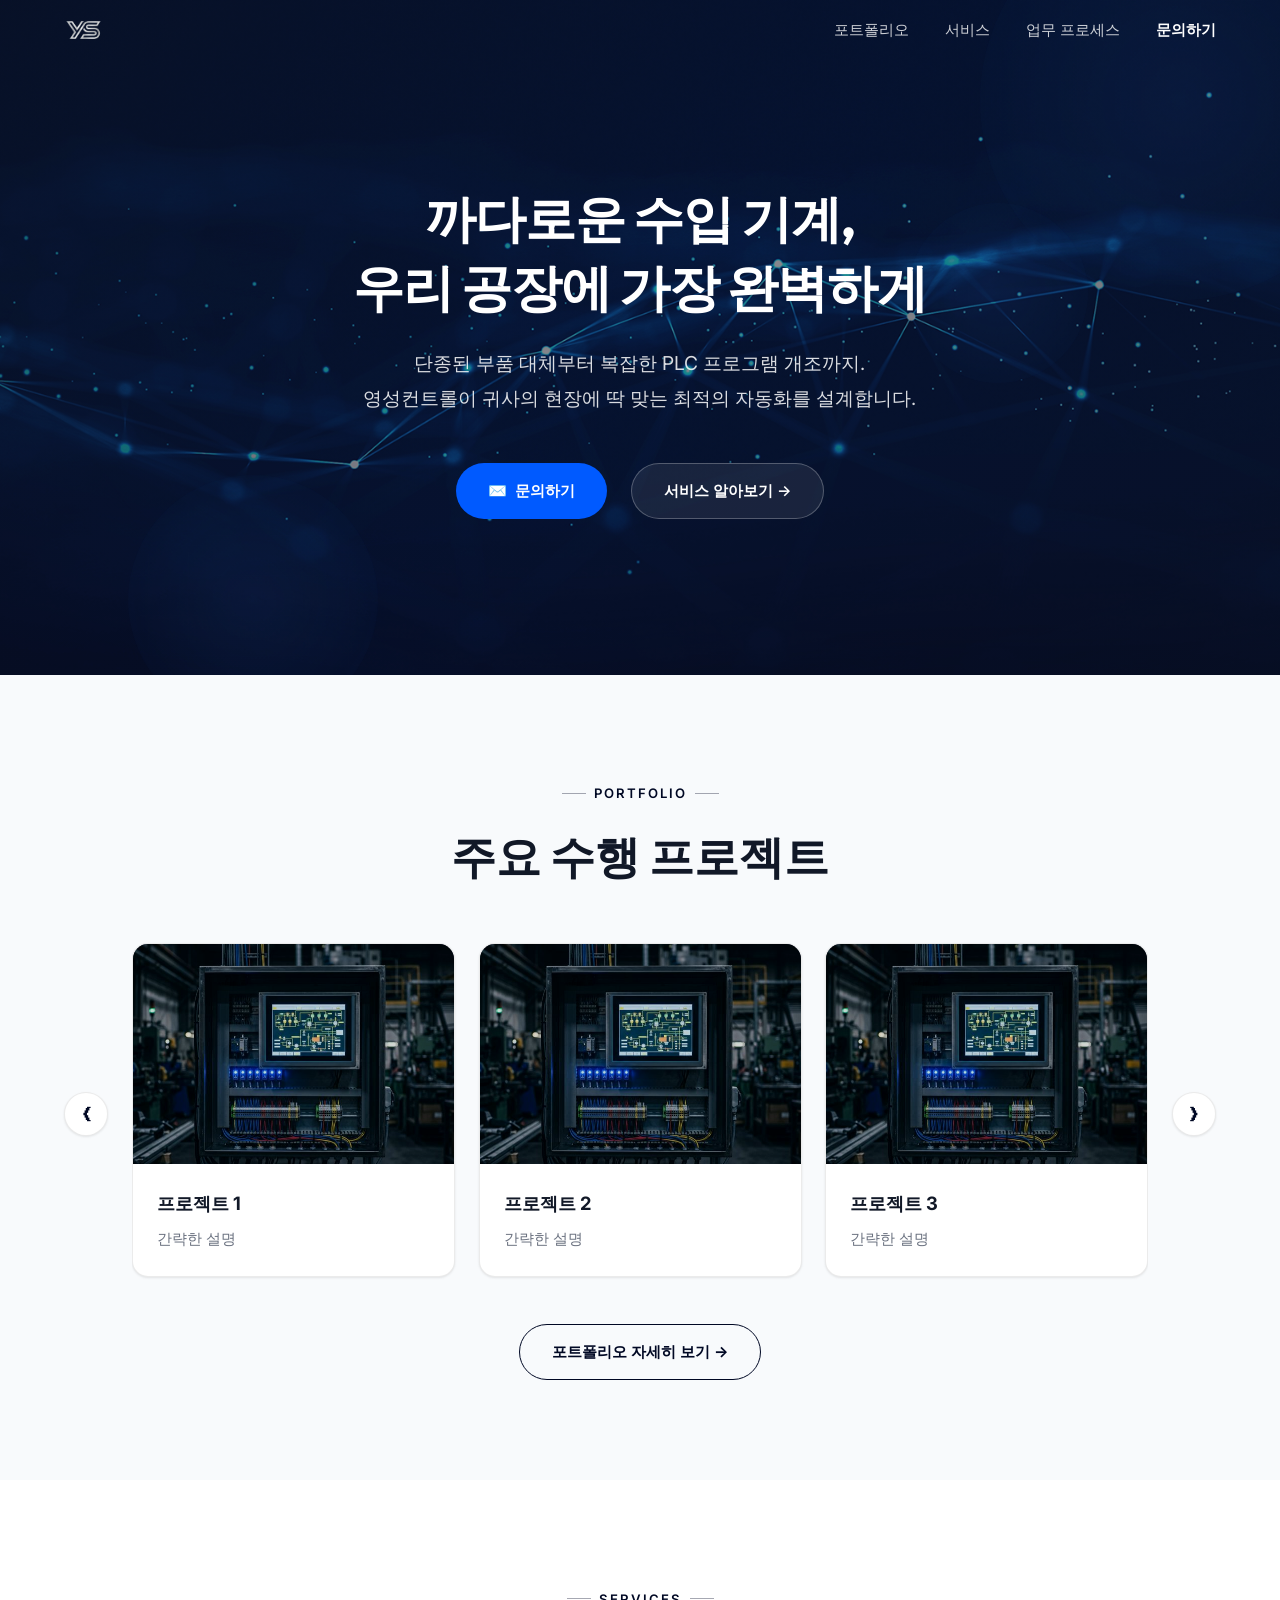
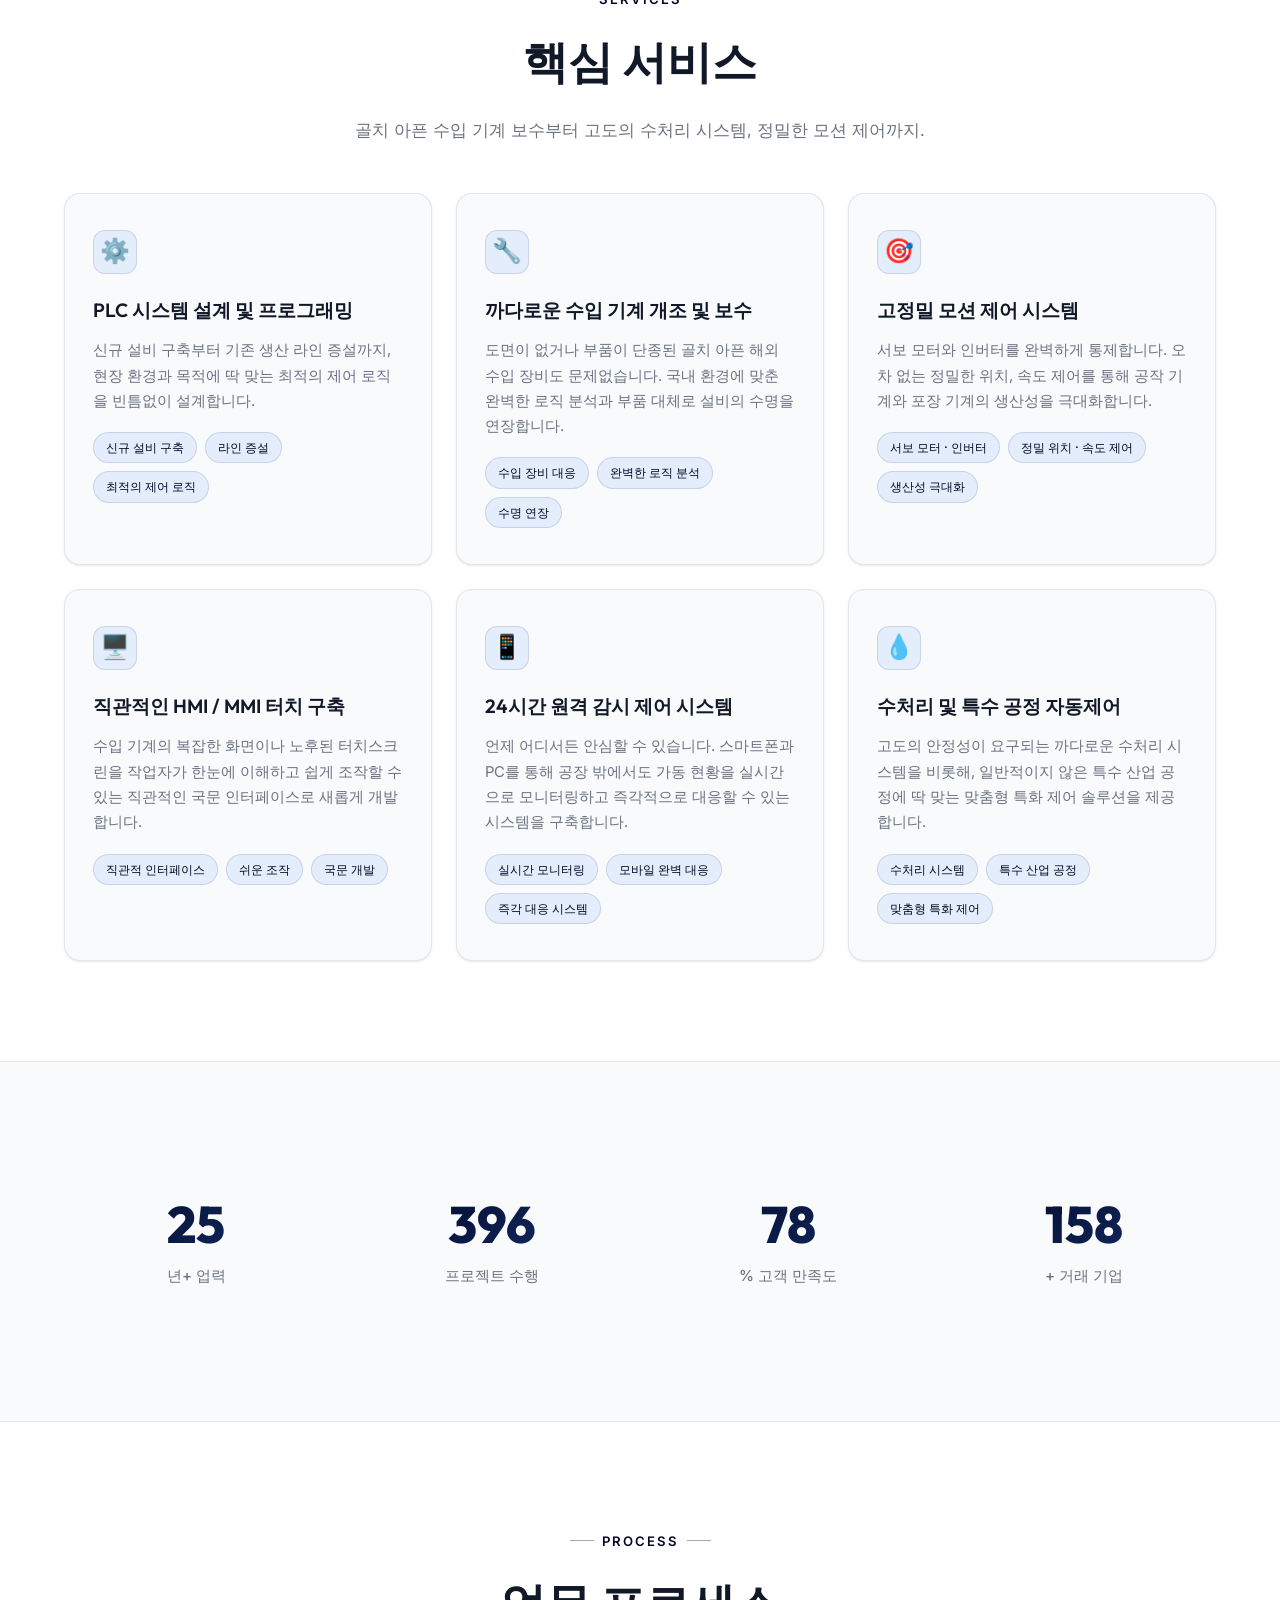
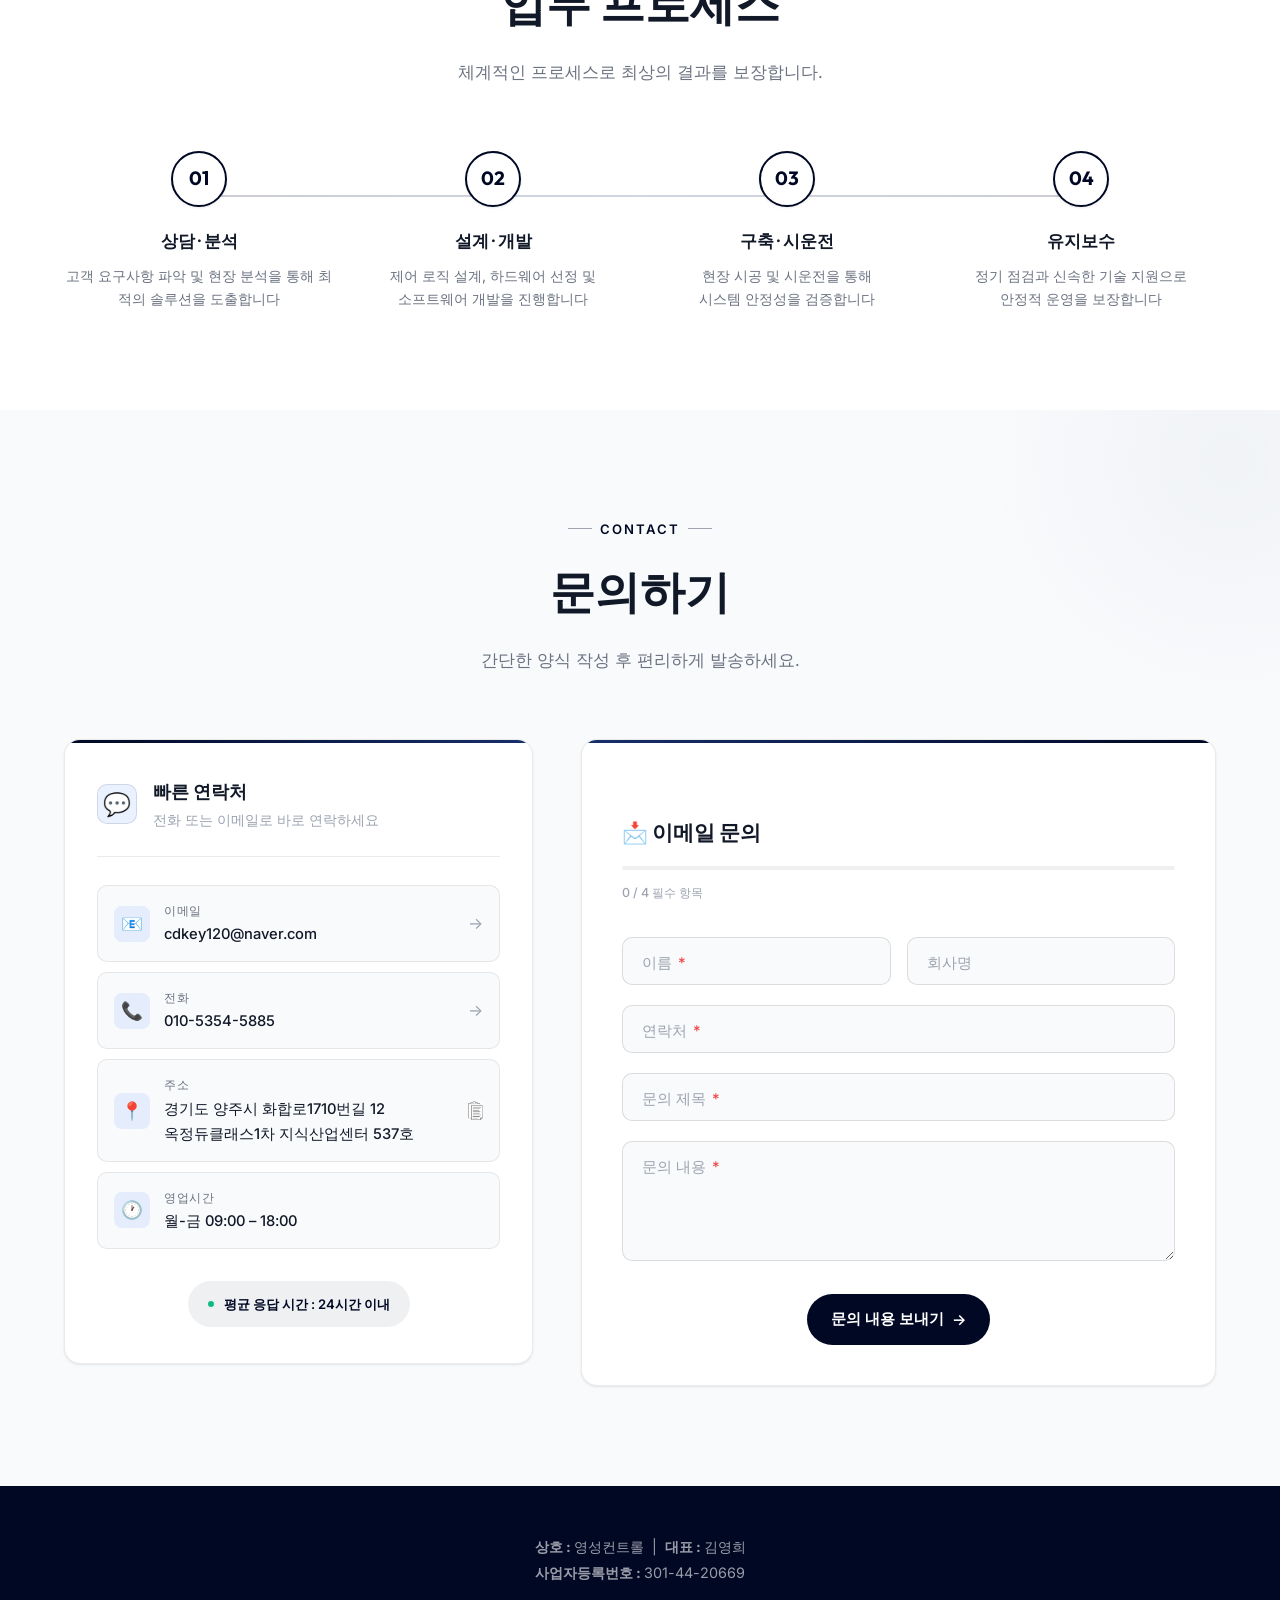
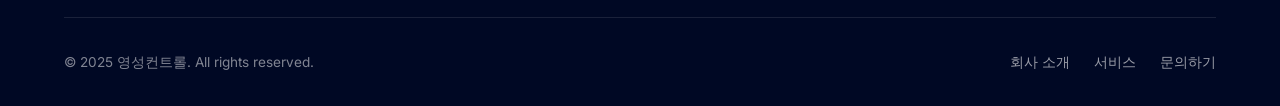
<file: index.html>
<!DOCTYPE html>
<html lang="ko">

<head>
  <meta charset="UTF-8">
  <meta name="viewport" content="width=device-width, initial-scale=1.0">
  <title>영성컨트롤 | PLC 제어 시스템 & 산업 자동화 전문</title>
  <meta name="description" content="영성컨트롤 - PLC 프로그래밍, 제어 시스템 설계, 산업 자동화 전문 기업. 스마트 팩토리 구축부터 유지보수까지 토탈 솔루션을 제공합니다.">
  <meta property="og:title" content="영성컨트롤 | YS Controls">
  <meta property="og:description" content="산업 자동화 프로세스의 든든한 파트너. PLC 프로그래밍, 수입 기계 개조 전문 기업.">
  <meta property="og:image" content="hero-bg.png">
  <meta property="og:type" content="website">
  <link rel="icon" href="ys_logo.png" type="image/png">
  <link rel="preconnect" href="https://fonts.googleapis.com">
  <link rel="preconnect" href="https://fonts.gstatic.com" crossorigin>
  <link
    href="https://fonts.googleapis.com/css2?family=Inter:wght@400;500;600;700&family=Outfit:wght@600;700;800&display=swap"
    rel="stylesheet">
  <link rel="stylesheet" href="style.css?v=20260322">
</head>
<body>

  <!-- ===== Navigation ===== -->
  <nav class="navbar" id="navbar">
    <div class="container">
      <a href="#" class="nav-logo">
        <img src="ys_logo.png" alt="YS Controls" class="logo-img" height="24">
      </a>
      <ul class="nav-links" id="navLinks">
        <li><a href="#portfolio">포트폴리오</a></li>
        <li><a href="#services">서비스</a></li>
        <li><a href="#process">업무 프로세스</a></li>
        <li><a href="#contact" style="color: white !important; font-weight: 700;">문의하기</a></li>
      </ul>
      <button class="mobile-menu-btn" id="mobileMenuBtn" aria-label="메뉴 열기">
        <span></span>
        <span></span>
        <span></span>
      </button>
    </div>
  </nav>

  <!-- ===== Hero Section ===== -->
  <section class="hero" id="hero">
    <div class="hero-bg">
      <img src="hero-bg.png" alt="산업 자동화 공장" loading="eager">
    </div>
    <div class="hero-shapes">
      <div class="shape"></div>
      <div class="shape"></div>
      <div class="shape"></div>
    </div>
    <div class="container">
      <div class="hero-content" style="margin-top: -32px;">
        <h1
          style="font-size: clamp(1.9rem, 5vw, 3.2rem); line-height: 1.35; margin-bottom: 24px; font-weight: 800; color: #ffffff; letter-spacing: -0.02em;">
          까다로운 수입 기계,<br>
          우리 공장에 가장 완벽하게
        </h1>
        <p
          style="font-size: clamp(1.05rem, 1.8vw, 1.2rem); color: rgba(255, 255, 255, 0.85); line-height: 1.8; margin: 0 auto 48px auto; max-width: 600px;">
          단종된 부품 대체부터<br class="mobile-br"> 복잡한 PLC 프로그램 개조까지.<br>
          영성컨트롤이 귀사의 현장에 딱 맞는<br class="mobile-br"> 최적의 자동화를 설계합니다.
        </p>
        <div class="hero-buttons" style="gap: 24px;">
          <a href="#contact" class="btn btn-primary">
            ✉️&nbsp; 문의하기
          </a>
          <a href="#services" class="btn btn-outline">
            서비스 알아보기 →
          </a>
        </div>
      </div>
    </div>
  </section>
  <!-- ===== Portfolio Section ===== -->
  <section class="section portfolio" id="portfolio">
    <div class="container mobile-no-pad">
      <div class="section-header reveal" style="padding: 0 24px;">
        <div class="section-label">Portfolio</div>
        <h2>주요 수행 프로젝트</h2>
      </div>
      <div class="portfolio-slider-wrapper" style="display: flex; align-items: center; gap: 24px; width: 100%;">
        <button class="slider-nav-btn prev-btn"
          onclick="document.querySelector('.portfolio-slider').scrollBy({left: -350, behavior: 'smooth'})"
          aria-label="이전 프로젝트">❮</button>
        <div class="portfolio-slider" style="flex: 1; min-width: 0;">
          <div class="portfolio-item reveal">
            <div class="portfolio-img"><img src="service-plc.png" alt="프로젝트 1"></div>
            <div class="portfolio-content">
              <h4>프로젝트 1</h4>
              <p>간략한 설명</p>
            </div>
          </div>
          <div class="portfolio-item reveal">
            <div class="portfolio-img"><img src="service-plc.png" alt="프로젝트 2"></div>
            <div class="portfolio-content">
              <h4>프로젝트 2</h4>
              <p>간략한 설명</p>
            </div>
          </div>
          <div class="portfolio-item reveal">
            <div class="portfolio-img"><img src="service-plc.png" alt="프로젝트 3"></div>
            <div class="portfolio-content">
              <h4>프로젝트 3</h4>
              <p>간략한 설명</p>
            </div>
          </div>
          <div class="portfolio-item reveal">
            <div class="portfolio-img"><img src="service-plc.png" alt="프로젝트 4"></div>
            <div class="portfolio-content">
              <h4>프로젝트 4</h4>
              <p>간략한 설명</p>
            </div>
          </div>
          <div class="portfolio-item reveal">
            <div class="portfolio-img"><img src="service-plc.png" alt="프로젝트 5"></div>
            <div class="portfolio-content">
              <h4>프로젝트 5</h4>
              <p>간략한 설명</p>
            </div>
          </div>
        </div>
        <button class="slider-nav-btn next-btn"
          onclick="document.querySelector('.portfolio-slider').scrollBy({left: 350, behavior: 'smooth'})"
          aria-label="다음 프로젝트">❯</button>
      </div>
      <div class="portfolio-action reveal" style="text-align: center; margin-top: 24px;">
        <a href="portfolio.html?v=2" class="btn"
          style="background-color: transparent; border: 1px solid var(--primary); color: var(--primary); font-weight: 700;">포트폴리오
          자세히 보기 →</a>
      </div>
    </div>
  </section>

  <!-- ===== Services Section ===== -->
  <section class="section services" id="services">
    <div class="container">
      <div class="section-header reveal" style="margin-bottom: 48px;">
        <div class="section-label">Services</div>
        <h2>핵심 서비스</h2>
        <p style="margin: 0 auto; max-width: 800px;">
          골치 아픈 수입 기계 보수부터<br class="mobile-br"><span class="desktop-br"> </span>고도의 수처리 시스템, 정밀한 모션 제어까지.
        </p>
      </div>
      <div class="services-grid">
        <div class="service-card reveal">
          <div class="service-icon">⚙️</div>
          <h3>PLC 시스템 설계 및 프로그래밍</h3>
          <p>
            신규 설비 구축부터 기존 생산 라인 증설까지, 현장 환경과 목적에 딱 맞는 최적의 제어 로직을 빈틈없이 설계합니다.
          </p>
          <div class="service-tags">
            <span class="service-tag">신규 설비 구축</span>
            <span class="service-tag">라인 증설</span>
            <span class="service-tag">최적의 제어 로직</span>
          </div>
        </div>
        <div class="service-card reveal">
          <div class="service-icon">🔧</div>
          <h3>까다로운 수입 기계 개조 및 보수</h3>
          <p>
            도면이 없거나 부품이 단종된 골치 아픈 해외 수입 장비도 문제없습니다. 국내 환경에 맞춘 완벽한 로직 분석과 부품 대체로 설비의 수명을 연장합니다.
          </p>
          <div class="service-tags">
            <span class="service-tag">수입 장비 대응</span>
            <span class="service-tag">완벽한 로직 분석</span>
            <span class="service-tag">수명 연장</span>
          </div>
        </div>
        <div class="service-card reveal">
          <div class="service-icon">🎯</div>
          <h3>고정밀 모션 제어 시스템</h3>
          <p>
            서보 모터와 인버터를 완벽하게 통제합니다. 오차 없는 정밀한 위치, 속도 제어를 통해 공작 기계와 포장 기계의 생산성을 극대화합니다.
          </p>
          <div class="service-tags">
            <span class="service-tag">서보 모터 · 인버터</span>
            <span class="service-tag">정밀 위치 · 속도 제어</span>
            <span class="service-tag">생산성 극대화</span>
          </div>
        </div>
        <div class="service-card reveal">
          <div class="service-icon">🖥️</div>
          <h3>직관적인 HMI / MMI 터치 구축</h3>
          <p>
            수입 기계의 복잡한 화면이나 노후된 터치스크린을 작업자가 한눈에 이해하고 쉽게 조작할 수 있는 직관적인 국문 인터페이스로 새롭게 개발합니다.
          </p>
          <div class="service-tags">
            <span class="service-tag">직관적 인터페이스</span>
            <span class="service-tag">쉬운 조작</span>
            <span class="service-tag">국문 개발</span>
          </div>
        </div>
        <div class="service-card reveal">
          <div class="service-icon">📱</div>
          <h3>24시간 원격 감시 제어 시스템</h3>
          <p>
            언제 어디서든 안심할 수 있습니다. 스마트폰과 PC를 통해 공장 밖에서도 가동 현황을 실시간으로 모니터링하고 즉각적으로 대응할 수 있는 시스템을 구축합니다.
          </p>
          <div class="service-tags">
            <span class="service-tag">실시간 모니터링</span>
            <span class="service-tag">모바일 완벽 대응</span>
            <span class="service-tag">즉각 대응 시스템</span>
          </div>
        </div>
        <div class="service-card reveal">
          <div class="service-icon">💧</div>
          <h3>수처리 및 특수 공정 자동제어</h3>
          <p>
            고도의 안정성이 요구되는 까다로운 수처리 시스템을 비롯해, 일반적이지 않은 특수 산업 공정에 딱 맞는 맞춤형 특화 제어 솔루션을 제공합니다.
          </p>
          <div class="service-tags">
            <span class="service-tag">수처리 시스템</span>
            <span class="service-tag">특수 산업 공정</span>
            <span class="service-tag">맞춤형 특화 제어</span>
          </div>
        </div>
      </div>
    </div>
  </section>

  <!-- ===== Stats Section ===== -->
  <section class="section stats">
    <div class="container">
      <div class="stats-grid">
        <div class="stat-item reveal">
          <div class="stat-number" data-target="31">0</div>
          <div class="stat-label">년+ 업력</div>
        </div>
        <div class="stat-item reveal">
          <div class="stat-number" data-target="500">0</div>
          <div class="stat-label">프로젝트 수행</div>
        </div>
        <div class="stat-item reveal">
          <div class="stat-number" data-target="98">0</div>
          <div class="stat-label">% 고객 만족도</div>
        </div>
        <div class="stat-item reveal">
          <div class="stat-number" data-target="200">0</div>
          <div class="stat-label">+ 거래 기업</div>
        </div>
      </div>
    </div>
  </section>

  <!-- ===== Process Section ===== -->
  <section class="section process" id="process">
    <div class="container">
      <div class="section-header reveal">
        <div class="section-label">Process</div>
        <h2>업무 프로세스</h2>
        <p>체계적인 프로세스로 최상의 결과를 보장합니다.</p>
      </div>
      <div class="process-grid">
        <div class="process-step reveal">
          <div class="process-number">01</div>
          <h3>상담 · 분석</h3>
          <p>고객 요구사항 파악 및 현장 분석을 통해 <br class="mobile-br">최적의 솔루션을 도출합니다</p>
        </div>
        <div class="process-step reveal">
          <div class="process-number">02</div>
          <h3>설계 · 개발</h3>
          <p>제어 로직 설계, 하드웨어 선정 및<br>소프트웨어 개발을 진행합니다</p>
        </div>
        <div class="process-step reveal">
          <div class="process-number">03</div>
          <h3>구축 · 시운전</h3>
          <p>현장 시공 및 시운전을 통해<br>시스템 안정성을 검증합니다</p>
        </div>
        <div class="process-step reveal">
          <div class="process-number">04</div>
          <h3>유지보수</h3>
          <p>정기 점검과 신속한 기술 지원으로<br>안정적 운영을 보장합니다</p>
        </div>
      </div>
    </div>
  </section>

  <!-- ===== Contact Section ===== -->
  <section class="section contact" id="contact">
    <div class="container">
      <div class="section-header reveal">
        <div class="section-label">Contact</div>
        <h2>문의하기</h2>
        <p>간단한 양식 작성 후 편리하게 발송하세요.</p>
      </div>
      <div class="contact-grid">
        <div class="contact-info reveal">
          <div class="contact-info-inner">
            <div class="info-header">
              <div class="info-header-icon">💬</div>
              <div>
                <h3>빠른 연락처</h3>
                <p>전화 또는 이메일로 바로 연락하세요</p>
              </div>
            </div>
            <div class="contact-details">
              <a href="mailto:cdkey120@naver.com" class="contact-detail" id="contactEmailLink">
                <div class="icon">📧</div>
                <div>
                  <div class="label">이메일</div>
                  <div class="value" id="adminEmailDisplay">cdkey120@naver.com</div>
                </div>
                <div class="detail-arrow">→</div>
              </a>
              <a href="tel:01053545885" class="contact-detail">
                <div class="icon">📞</div>
                <div>
                  <div class="label">전화</div>
                  <div class="value">010-5354-5885</div>
                </div>
                <div class="detail-arrow">→</div>
              </a>
              <a href="javascript:void(0)" class="contact-detail"
                onclick="navigator.clipboard.writeText('경기도 양주시 화합로1710번길 12 옥정듀클래스1차 지식산업센터 537호').then(() => { const el = this.querySelector('.label'); const orig = el.innerText; el.innerText = '✅ 복사 완료!'; setTimeout(() => el.innerText = orig, 2000); })">
                <div class="icon">📍</div>
                <div>
                  <div class="label">주소</div>
                  <div class="value">경기도 양주시 화합로1710번길 12<br>옥정듀클래스1차 지식산업센터 537호</div>
                </div>
                <div class="detail-arrow" style="opacity: 0.9; display: flex; align-items: center;">
                  <img src="copy.png" alt="복사" style="width: 15px; height: auto;">
                </div>
              </a>
              <div class="contact-detail">
                <div class="icon">🕐</div>
                <div>
                  <div class="label">영업시간</div>
                  <div class="value">월-금 09:00 – 18:00</div>
                </div>
              </div>
            </div>
            <div style="display: flex; justify-content: center; width: 100%; margin-top: 32px;">
              <div class="info-response-badge"
                style="display: inline-flex; align-items: center; justify-content: center; margin: 0; padding: 12px 20px;">
                <span class="response-dot"></span>
                평균 응답 시간 : 24시간 이내
              </div>
            </div>
          </div>
        </div>

        <div class="contact-form-card reveal">
          <div class="form-card-header">
            <h3><br>📩 이메일 문의</h3>
            <div class="form-progress" id="formProgress">
              <div class="form-progress-bar" id="formProgressBar"></div>
            </div>
            <span class="form-progress-text" id="formProgressText">0 / 4 필수 항목</span>
          </div>
          <form id="contactForm">
            <div class="form-row">
              <div class="form-group floating">
                <input type="text" class="form-input" id="senderName" placeholder=" " required>
                <label for="senderName">이름 <span class="required">*</span></label>
              </div>
              <div class="form-group floating">
                <input type="text" class="form-input" id="senderCompany" placeholder=" ">
                <label for="senderCompany">회사명</label>
              </div>
            </div>
            <div class="form-group floating">
              <input type="tel" class="form-input" id="senderPhone" placeholder=" ">
              <label for="senderPhone">연락처 <span class="required">*</span></label>
            </div>
            <div class="form-group floating">
              <input type="text" class="form-input" id="emailSubject" placeholder=" " required>
              <label for="emailSubject">문의 제목 <span class="required">*</span></label>
            </div>
            <div class="form-group floating">
              <textarea class="form-input" id="emailBody" placeholder=" " required></textarea>
              <label for="emailBody">문의 내용 <span class="required">*</span></label>
            </div>
            <div style="text-align: center; margin-top: 24px;">
              <button type="submit" class="btn btn-primary shimmer" id="submitBtn"
                style="border: none; cursor: pointer; gap: 8px; padding: 15px 24px; background: var(--primary);">
                <span class="btn-text">문의 내용 보내기</span>
                <span class="btn-arrow">→</span>
              </button>
            </div>
          </form>
        </div>
      </div>
    </div>
  </section>

  <!-- ===== Email Method Modal ===== -->
  <div class="email-modal-overlay" id="emailModalOverlay">
    <div class="email-modal" id="emailModal">
      <button class="modal-close" id="modalClose" aria-label="닫기">✕</button>
      <div class="modal-header">
        <div class="modal-icon">✉️</div>
        <h3>발송 방법을 선택하세요</h3>
        <p>작성하신 문의 내용이 자동으로 채워집니다</p>
      </div>
      <div class="modal-preview" id="modalPreview">
        <div class="preview-row">
          <span class="preview-label">받는 사람</span>
          <span class="preview-value" id="previewTo">cdkey120@naver.com</span>
        </div>
        <div class="preview-row">
          <span class="preview-label">제목</span>
          <span class="preview-value" id="previewSubject">—</span>
        </div>
      </div>
      <div class="modal-options">
        <button class="email-option email-option-gmail" id="sendGmail">
          <div class="option-icon">
            <svg viewBox="0 0 24 24" width="28" height="28">
              <path fill="#EA4335"
                d="M24 5.457v13.909c0 .904-.732 1.636-1.636 1.636h-3.819V11.73L12 16.64l-6.545-4.91v9.273H1.636A1.636 1.636 0 0 1 0 19.366V5.457c0-2.023 2.309-3.178 3.927-1.964L5.455 4.64 12 9.548l6.545-4.91 1.528-1.145C21.69 2.28 24 3.434 24 5.457z" />
            </svg>
          </div>
          <div class="option-info">
            <div class="option-name">Gmail로 보내기</div>
            <div class="option-desc">Google 계정으로 발송</div>
          </div>
          <div class="option-arrow">→</div>
        </button>
        <button class="email-option email-option-naver" id="sendNaver">
          <div class="option-icon">
            <svg viewBox="0 0 24 24" width="28" height="28">
              <path fill="#03C75A" d="M16.273 12.845 7.376 0H0v24h7.727V11.155L16.624 24H24V0h-7.727z" />
            </svg>
          </div>
          <div class="option-info">
            <div class="option-name">네이버 메일로 보내기</div>
            <div class="option-desc">네이버 계정으로 발송</div>
          </div>
          <div class="option-arrow">→</div>
        </button>
        <button class="email-option email-option-default" id="sendDefault">
          <div class="option-icon">
            <span class="default-mail-icon">📧</span>
          </div>
          <div class="option-info">
            <div class="option-name">기본 이메일 앱</div>
            <div class="option-desc">설정된 기본 메일 앱으로 발송</div>
          </div>
          <div class="option-arrow">→</div>
        </button>
      </div>
      <p class="modal-note">선택하신 서비스가 새 탭에서 열리며, 내용이 자동으로 입력됩니다</p>
    </div>
  </div>

  <!-- ===== Footer ===== -->
  <footer class="footer">
    <div class="container">
      <div style="margin-bottom: 32px; border-bottom: 1px solid rgba(255,255,255,0.1); padding-bottom: 32px;">
        <div class="footer-info-text"
          style="text-align: center; font-size: 0.9rem; color: rgba(255,255,255,0.6); line-height: 1.8;">
          <p style="margin: 0;"><strong>상호 : </strong> 영성컨트롤 &nbsp;|&nbsp; <strong>대표 : </strong> 김영희<br><strong>사업자등록번호
              : </strong> 301-44-20669</p>
        </div>
      </div>
      <div class="footer-content" style="gap: 16px;">
        <p class="footer-copyright" style="margin: 0; color: rgba(255,255,255,0.5); font-size: 0.85rem;">
          © 2025 영성컨트롤. All rights reserved.
        </p>
        <div class="footer-links">
          <a href="#about">회사 소개</a>
          <a href="#services">서비스</a>
          <a href="#contact">문의하기</a>
        </div>
      </div>
    </div>
  </footer>

  <script src="script.js"></script>
</body>

</html>
</file>
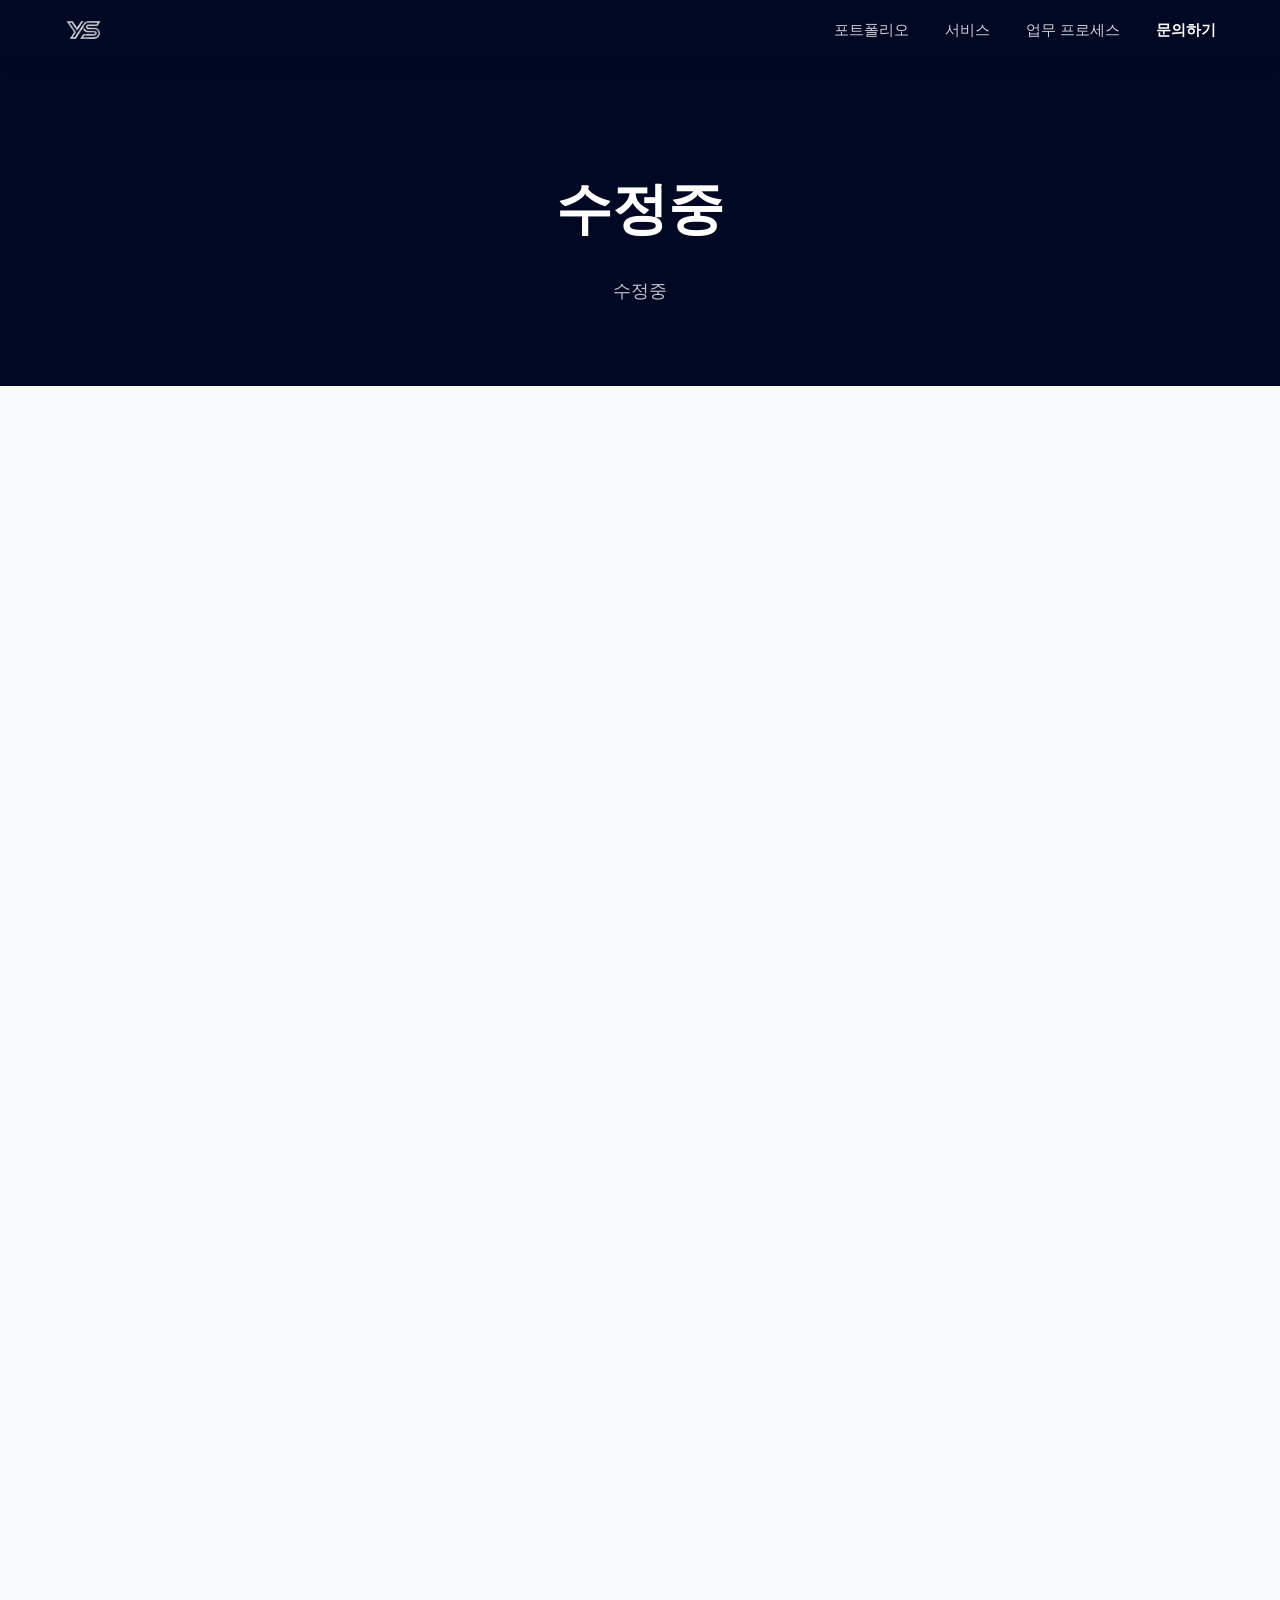
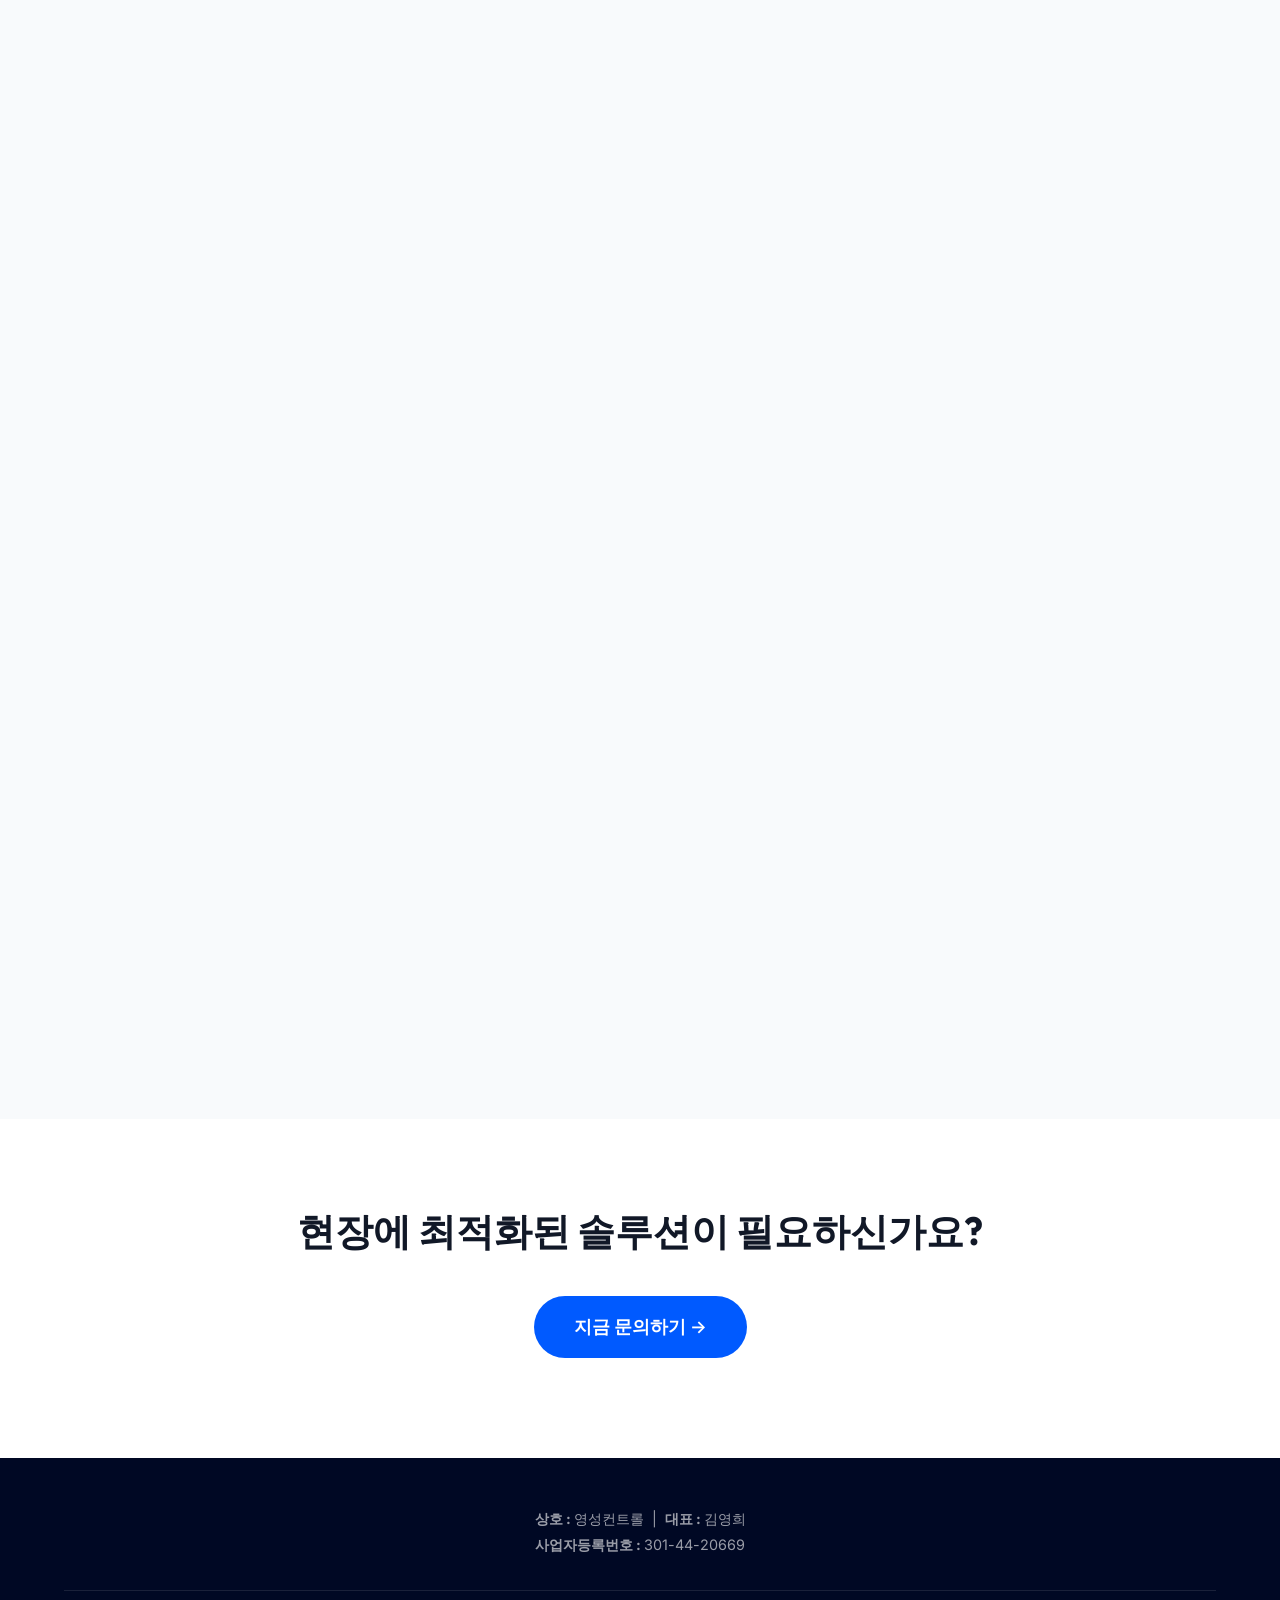
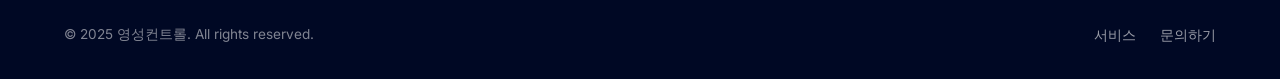
<file: portfolio.html>
<!DOCTYPE html>
<html lang="ko">

<head>
  <meta charset="UTF-8">
  <meta name="viewport" content="width=device-width, initial-scale=1.0">
  <title>주요 포트폴리오 | 영성컨트롤</title>
  <meta name="description" content="영성컨트롤의 주요 수행 프로젝트 상세 포트폴리오입니다. 자동화 라인, 수처리 제어 등 폭넓은 사례를 확인하세요.">
  <meta property="og:title" content="영성컨트롤 | 주요 수행 프로젝트">
  <meta property="og:description" content="다양한 산업 현장에서 구축한 영성컨트롤의 전문적인 PLC 및 자동화 포트폴리오를 확인하세요.">
  <meta property="og:image" content="portfolio-bg.png">
  <meta property="og:type" content="website">
  <link rel="icon" href="ys_logo.png" type="image/png">
  <link rel="preconnect" href="https://fonts.googleapis.com">
  <link rel="preconnect" href="https://fonts.gstatic.com" crossorigin>
  <link
    href="https://fonts.googleapis.com/css2?family=Inter:wght@400;500;600;700&family=Outfit:wght@600;700;800&display=swap"
    rel="stylesheet">
  <link rel="stylesheet" href="style.css?v=7">
  <style>
    /* 서브 페이지 전용 스타일 */
    .navbar.sub-navbar {
      background: var(--primary);
      box-shadow: 0 1px 12px rgba(0, 0, 0, 0.2);
    }
    
    .sub-hero {
      padding: 160px 0 80px;
      background: var(--primary);
      text-align: center;
      color: white;
    }

    .sub-hero h1 {
      font-family: var(--font-heading);
      font-size: clamp(2.5rem, 5vw, 3.5rem);
      margin-bottom: 20px;
      font-weight: 800;
      color: #ffffff;
    }

    .sub-hero p {
      font-size: 1.15rem;
      color: rgba(255, 255, 255, 0.75);
      max-width: 600px;
      margin: 0 auto;
      line-height: 1.7;
    }

    .portfolio-detail-section {
      padding: 100px 0;
      background: var(--bg-light);
      min-height: 60vh;
    }

    .portfolio-grid-detail {
      display: flex;
      flex-direction: column;
      gap: 64px;
    }

    .portfolio-card {
      display: flex;
      flex-direction: column;
      background: var(--bg-white);
      border-radius: var(--radius);
      overflow: hidden;
      box-shadow: var(--shadow-sm);
      border: 1px solid var(--border);
    }

    @media (min-width: 768px) {
      .portfolio-card {
        flex-direction: row;
        align-items: center;
      }

      .portfolio-card:nth-child(even) {
        flex-direction: row-reverse;
      }
    }

    .portfolio-card-img {
      flex: 1;
      min-height: 350px;
      position: relative;
    }

    .portfolio-card-img img {
      width: 100%;
      height: 100%;
      object-fit: cover;
      position: absolute;
      inset: 0;
    }

    .portfolio-card-content {
      flex: 1;
      padding: 48px;
    }

    .portfolio-card-content h3 {
      font-size: 1.8rem;
      margin-bottom: 16px;
      color: var(--text-heading);
    }

    .portfolio-card-content p {
      font-size: 1.05rem;
      color: var(--text-secondary);
      line-height: 1.7;
      margin-bottom: 32px;
    }

    .portfolio-tags {
      display: flex;
      gap: 12px;
      flex-wrap: wrap;
    }

    .portfolio-tag {
      padding: 8px 16px;
      background: rgba(0, 16, 61, 0.05);
      color: var(--primary);
      border-radius: 50px;
      font-size: 0.85rem;
      font-weight: 600;
      border: 1px solid rgba(0, 16, 61, 0.1);
    }
    .project-specs {
      list-style: none;
      padding: 0;
      margin-bottom: 28px;
    }
    .project-specs li {
      font-size: 1.05rem;
      color: var(--text-secondary);
      margin-bottom: 12px;
      line-height: 1.6;
      padding-left: 16px;
      position: relative;
    }
    .project-specs li::before {
      content: '▪';
      color: var(--primary);
      position: absolute;
      left: 0;
      top: -1px;
    }
    .project-specs li strong {
      color: var(--text-heading);
      font-weight: 600;
      margin-right: 6px;
    }
    .portfolio-cta {
      padding: 80px 0 100px;
      background: white;
      text-align: center;
    }
    .portfolio-cta h2 {
      font-family: var(--font-heading);
      font-size: clamp(1.8rem, 4vw, 2.4rem);
      margin-bottom: 32px;
      color: var(--text-heading);
    }
  </style>
</head>

<body>
  <!-- ===== Navigation ===== -->
  <nav class="navbar sub-navbar" id="navbar">
    <div class="container">
      <a href="index.html" class="nav-logo">
        <img src="ys_logo.png" alt="YS Controls" class="logo-img" height="24">
      </a>
      <ul class="nav-links" id="navLinks">
        <li><a href="portfolio.html">포트폴리오</a></li>
        <li><a href="index.html#services">서비스</a></li>
        <li><a href="index.html#process">업무 프로세스</a></li>
        <li><a href="index.html#contact" style="color: white !important; font-weight: 700;">문의하기</a></li>
      </ul>
      <button class="mobile-menu-btn" id="mobileMenuBtn" aria-label="메뉴 열기">
        <span></span>
        <span></span>
        <span></span>
      </button>
    </div>
  </nav>

  <!-- ===== Sub Hero ===== -->
  <section class="sub-hero">
    <div class="container">
      <h1>수정중</h1>
      <p>수정중</p>
    </div>
  </section>

  <!-- ===== Detailed Portfolio Content ===== -->
  <section class="portfolio-detail-section">
    <div class="container">
      <div class="portfolio-grid-detail">

        <!-- Project 1 -->
        <div class="portfolio-card reveal">
          <div class="portfolio-card-img">
            <img src="service-plc.png" alt="노후 수처리 설비 리뉴얼">
          </div>
          <div class="portfolio-card-content">
            <h3>수입 노후 수처리 설비 리뉴얼</h3>
            <ul class="project-specs">
              <li><strong>고객사:</strong> B사 (화학 공장)</li>
              <li><strong>대상 장비:</strong> 단종된 노후 일본산 수처리 설비</li>
              <li><strong>기존 문제:</strong> 부품 단종, 잦은 통신 에러, 관리 체계 부재</li>
              <li><strong>솔루션:</strong> OMRON 최신형 PLC 교체, 수처리 로직 완전 재설계, SCADA 원격 모니터링 구축</li>
              <li><strong>도입 성과:</strong> 24시간 무중단 안정 가동, 제로에 가까운 에러율, 관리자의 스마트폰 실시간 모니터링 실현</li>
            </ul>
            <div class="portfolio-tags">
              <span class="portfolio-tag">OMRON PLC</span>
              <span class="portfolio-tag">SCADA 구축</span>
              <span class="portfolio-tag">스마트폰 연동</span>
            </div>
          </div>
        </div>

        <!-- Project 2 -->
        <div class="portfolio-card reveal">
          <div class="portfolio-card-img">
            <img src="service-plc.png" alt="수처리 제어 시스템">
          </div>
          <div class="portfolio-card-content">
            <h3>수처리 제어 시스템</h3>
            <p>안정적인 무인 원격 감시 및 이중화 제어 로직 설계를 통해 산업 용수 및 오폐수 정화 시스템의 안정적 운영을 구축했습니다. 모터 펌프, 밸브 등 광범위한 하드웨어를 한곳에서 집중 제어할 수 있는 통합 솔루션을 도출했습니다.</p>
            <div class="portfolio-tags">
              <span class="portfolio-tag">이중화 로직</span>
              <span class="portfolio-tag">원격 감시 도입</span>
              <span class="portfolio-tag">펌프/밸브 제어</span>
            </div>
          </div>
        </div>

        <!-- Project 3 -->
        <div class="portfolio-card reveal">
          <div class="portfolio-card-img">
            <img src="service-plc.png" alt="수입 기계 개조 수리">
          </div>
          <div class="portfolio-card-content">
            <h3>수입 기계 개조 · 수리</h3>
            <p>보수가 불가능했던 해외 도입 노후 설비의 PLC를 전면 국산화하여 유지보수 용이성을 크게 향상시켰습니다. 국내 생산 환경에 완전히 맞춘 제어반 커스터마이징으로 조작성 또한 업그레이드 하였습니다.</p>
            <div class="portfolio-tags">
              <span class="portfolio-tag">단종 PLC 교체</span>
              <span class="portfolio-tag">부품 국산화</span>
              <span class="portfolio-tag">환경 커스터마이징</span>
            </div>
          </div>
        </div>

        <!-- Project 4 -->
        <div class="portfolio-card reveal">
          <div class="portfolio-card-img">
            <img src="service-plc.png" alt="자동화 라인 확장 설계">
          </div>
          <div class="portfolio-card-content">
            <h3>자동화 라인 단계별 확장 설계</h3>
            <p>새로 신설 · 증설되는 생산 라인과 기존의 오래된 설비들이 충돌 없이 매끄럽게 연돌 될 수 있도록 이중 릴레이 제어 및 인터록 구성을 제공했습니다. 무중단 확장을 통해 즉각적인 생산량 증대를 이루었습니다.</p>
            <div class="portfolio-tags">
              <span class="portfolio-tag">릴레이 인터록</span>
              <span class="portfolio-tag">생산 라인 증설</span>
              <span class="portfolio-tag">기존 연동 설계</span>
            </div>
          </div>
        </div>

        <!-- Project 5 -->
        <div class="portfolio-card reveal">
          <div class="portfolio-card-img">
            <img src="service-plc.png" alt="안전 감시 모니터링">
          </div>
          <div class="portfolio-card-content">
            <h3>안전 구역 모니터링 모듈화</h3>
            <p>인라인 센서 및 레이저 감지기를 메인 제어반에 직접 연동하고, 위험 징후 포착 즉시 공정을 일시 정지하는 실시간 알람 시스템을 구축했습니다. 산업 재해 발생률을 0%에 수렴하게 하는 안전한 팩토리 환경을 완성했습니다.</p>
            <div class="portfolio-tags">
              <span class="portfolio-tag">실시간 알람망</span>
              <span class="portfolio-tag">센서 피드백 연동</span>
              <span class="portfolio-tag">이상 징후 감지</span>
            </div>
          </div>
        </div>

      </div>
    </div>
  </section>

  <!-- ===== Portfolio CTA ===== -->
  <section class="portfolio-cta">
    <div class="container">
      <h2>현장에 최적화된 솔루션이 필요하신가요?</h2>
      <a href="index.html#contact" class="btn btn-primary" style="padding: 16px 40px; font-size: 1.1rem; border-radius: 50px;">지금 문의하기 →</a>
    </div>
  </section>

  <!-- ===== Footer ===== -->
  <footer class="footer">
    <div class="container">
      <div style="margin-bottom: 32px; border-bottom: 1px solid rgba(255,255,255,0.1); padding-bottom: 32px;">
        <div class="footer-info-text" style="text-align: center; font-size: 0.9rem; color: rgba(255,255,255,0.6); line-height: 1.8;">
          <p style="margin: 0;"><strong>상호 : </strong> 영성컨트롤 &nbsp;|&nbsp; <strong>대표 : </strong> 김영희<br><strong>사업자등록번호 : </strong> 301-44-20669</p>
        </div>
      </div>
      <div class="footer-content" style="gap: 16px;">
        <p class="footer-copyright" style="margin: 0; color: rgba(255,255,255,0.5); font-size: 0.85rem;">
          © 2025 영성컨트롤. All rights reserved.
        </p>
        <div class="footer-links">
          <a href="index.html#services">서비스</a>
          <a href="index.html#contact">문의하기</a>
        </div>
      </div>
    </div>
  </footer>

  <script src="script.js"></script>
</body>

</html>
</file>
<file: style.css>
/* ===== Design Tokens ===== */
:root {
  /* Colors — Light Professional Theme */
  --primary: #000824;
  --primary-light: #162f6b;
  --primary-dark: #000824;
  --accent: #005aff;
  --accent-soft: rgba(0, 90, 255, 0.08);
  --accent-glow: rgba(0, 90, 255, 0.15);

  --bg-white: #ffffff;
  --bg-light: #f8fafc;
  --bg-dark-hero: #000824;

  --text-heading: #111827;
  --text-body: #374151;
  --text-secondary: #6b7280;
  --text-muted: #9ca3af;

  --border: rgba(0, 0, 0, 0.08);
  --border-strong: rgba(0, 0, 0, 0.12);
  --border-accent: rgba(0, 16, 61, 0.20);

  /* Typography */
  --font-heading: 'Outfit', sans-serif;
  --font-body: 'Inter', sans-serif;

  /* Spacing */
  --section-padding: 100px 0;
  --container-width: 1200px;

  /* Effects */
  --shadow-sm: 0 1px 3px rgba(0, 0, 0, 0.06), 0 1px 2px rgba(0, 0, 0, 0.04);
  --shadow-card: 0 4px 16px rgba(0, 0, 0, 0.06), 0 1px 3px rgba(0, 0, 0, 0.04);
  --shadow-card-hover: 0 12px 32px rgba(0, 0, 0, 0.10), 0 4px 8px rgba(0, 0, 0, 0.04);
  --shadow-glow: 0 0 0 4px rgba(0, 16, 61, 0.08);
  --transition: all 0.3s cubic-bezier(0.4, 0, 0.2, 1);
  --radius: 16px;
  --radius-sm: 10px;
}

/* ===== Reset & Base ===== */
*,
*::before,
*::after {
  margin: 0;
  padding: 0;
  box-sizing: border-box;
}

html {
  scroll-behavior: smooth;
  scroll-padding-top: 80px;
}

body {
  font-family: var(--font-body);
  background: var(--bg-white);
  color: var(--text-body);
  line-height: 1.7;
  overflow-x: hidden;
  -webkit-font-smoothing: antialiased;
}

a {
  text-decoration: none;
  color: inherit;
}

ul {
  list-style: none;
}

img {
  max-width: 100%;
  display: block;
}

.container {
  max-width: var(--container-width);
  margin: 0 auto;
  padding: 0 24px;
}

/* ===== Navigation ===== */
.navbar {
  position: fixed;
  top: 0;
  left: 0;
  right: 0;
  z-index: 1000;
  padding: 16px 0;
  transition: padding 0.3s ease, background 0.3s ease, box-shadow 0.3s ease;
  background: transparent;
  box-shadow: none;
}

.navbar.scrolled {
  background: var(--primary);
  box-shadow: 0 1px 12px rgba(0, 0, 0, 0.2);
}

.navbar.scrolled {
  padding: 12px 0;
}

.navbar .container {
  display: flex;
  align-items: center;
  justify-content: space-between;
}

.nav-logo {
  display: flex;
  align-items: center;
  gap: 10px;
  font-family: var(--font-heading);
  font-size: 1.4rem;
  font-weight: 700;
  color: white;
  transition: var(--transition);
}

.nav-logo .logo-icon {
  width: 38px;
  height: 38px;
  background: linear-gradient(135deg, var(--primary), var(--accent));
  border-radius: 10px;
  display: flex;
  align-items: center;
  justify-content: center;
  font-size: 1.1rem;
  font-weight: 800;
  color: white;
}

.logo-img {
  transition: var(--transition);
}
.nav-links {
  display: flex;
  align-items: center;
  gap: 36px;
}

.nav-links a {
  font-size: 0.92rem;
  font-weight: 500;
  color: rgba(255, 255, 255, 0.8);
  transition: var(--transition);
  position: relative;
}

.nav-links a::after {
  content: '';
  position: absolute;
  bottom: -4px;
  left: 0;
  width: 0;
  height: 2px;
  background: var(--primary);
  transition: var(--transition);
}

.nav-links a:hover {
  color: white;
}

.nav-links a:hover::after {
  width: 100%;
}

.nav-cta {
  padding: 10px 24px !important;
  background: var(--accent) !important;
  border-radius: 50px !important;
  color: white !important;
  font-weight: 600 !important;
  transition: var(--transition);
}

.nav-cta::after {
  display: none !important;
}

.nav-cta:hover {
  transform: translateY(-2px);
  box-shadow: 0 8px 25px rgba(0, 90, 255, 0.35);
}

.mobile-menu-btn {
  display: none;
  flex-direction: column;
  gap: 5px;
  cursor: pointer;
  padding: 4px;
  background: none;
  border: none;
}

.mobile-menu-btn span {
  width: 24px;
  height: 2px;
  background: white;
  border-radius: 2px;
  transition: var(--transition);
}

/* ===== Hero Section ===== */
.hero {
  position: relative;
  min-height: 75svh;
  display: flex;
  align-items: center;
  overflow: hidden;
  padding-top: 60px; /* Account for navbar */
}

.hero-bg {
  position: absolute;
  inset: 0;
  z-index: 0;
}

.hero-bg img {
  width: 100%;
  height: 100%;
  object-fit: cover;
}

.hero-bg::after {
  content: '';
  position: absolute;
  inset: 0;
  background: linear-gradient(135deg,
      rgba(11, 15, 26, 0.65) 0%,
      rgba(11, 15, 26, 0.45) 50%,
      rgba(11, 15, 26, 0.60) 100%);
}

.hero-content {
  position: relative;
  z-index: 1;
  max-width: 700px;
  margin: 0 auto;
  text-align: center;
}

.hero-badge {
  display: inline-flex;
  align-items: center;
  gap: 8px;
  padding: 8px 20px;
  background: rgba(255, 255, 255, 0.1);
  backdrop-filter: blur(4px);
  -webkit-backdrop-filter: blur(4px);
  border: 1px solid rgba(255, 255, 255, 0.2);
  border-radius: 50px;
  font-size: 0.85rem;
  font-weight: 500;
  color: rgba(255, 255, 255, 0.95);
  margin-bottom: 28px;
  animation: fadeInUp 0.8s ease-out;
}

.hero-badge .dot {
  width: 8px;
  height: 8px;
  background: #3b82f6;
  border-radius: 50%;
  animation: pulse 2s infinite;
}

.hero h1 {
  font-family: var(--font-heading);
  font-size: clamp(2.5rem, 5.5vw, 4rem);
  font-weight: 800;
  line-height: 1.15;
  margin-bottom: 24px;
  color: #ffffff;
  animation: fadeInUp 0.8s ease-out 0.15s both;
}

.h1-sub {
  font-size: 0.55em;
  font-weight: 600;
  color: rgba(255, 255, 255, 0.95);
  display: inline-block;
  margin-bottom: 8px;
}

.hero h1 .highlight {
  color: #ffffff;
}

.hero p {
  font-size: 1.15rem;
  color: rgba(255, 255, 255, 0.7);
  line-height: 1.8;
  margin: 0 auto 40px auto;
  max-width: 560px;
  animation: fadeInUp 0.8s ease-out 0.3s both;
}

.hero-buttons {
  display: flex;
  gap: 16px;
  justify-content: center;
  animation: fadeInUp 0.8s ease-out 0.4s both;
}

.btn {
  display: inline-flex;
  align-items: center;
  gap: 8px;
  padding: 14px 32px;
  border-radius: 50px;
  font-size: 0.95rem;
  font-weight: 600;
  cursor: pointer;
  transition: var(--transition);
  border: none;
  font-family: var(--font-body);
}

.btn-primary {
  background: var(--accent);
  color: white;
}

.btn-primary:hover {
  transform: translateY(-3px);
}

.btn-outline {
  background: rgba(255, 255, 255, 0.08);
  color: white;
  border: 1px solid rgba(255, 255, 255, 0.25);
}

.btn-outline:hover {
  border-color: rgba(255, 255, 255, 0.5);
  background: rgba(255, 255, 255, 0.15);
}

/* Floating shapes in hero */
.hero-shapes {
  position: absolute;
  inset: 0;
  z-index: 0;
  overflow: hidden;
  pointer-events: none;
}

.hero-shapes .shape {
  position: absolute;
  border-radius: 50%;
  background: radial-gradient(circle, rgba(59, 130, 246, 0.08), transparent);
  animation: float 8s ease-in-out infinite;
  will-change: transform;
}

.hero-shapes.paused .shape {
  animation-play-state: paused;
}

.hero-shapes .shape:nth-child(1) {
  width: 400px;
  height: 400px;
  top: -100px;
  right: -100px;
  animation-delay: 0s;
}

.hero-shapes .shape:nth-child(2) {
  width: 250px;
  height: 250px;
  bottom: -50px;
  left: 10%;
  animation-delay: -3s;
}

.hero-shapes .shape:nth-child(3) {
  width: 180px;
  height: 180px;
  top: 30%;
  right: 15%;
  animation-delay: -5s;
}

/* ===== Section Common ===== */
.section {
  padding: var(--section-padding);
}

.section-header {
  text-align: center;
  margin-bottom: 64px;
}

.section-label {
  display: inline-flex;
  align-items: center;
  gap: 8px;
  font-size: 0.82rem;
  font-weight: 600;
  color: var(--primary);
  text-transform: uppercase;
  letter-spacing: 2px;
  margin-bottom: 14px;
}

.section-label::before,
.section-label::after {
  content: '';
  width: 24px;
  height: 1px;
  background: var(--primary);
  opacity: 0.35;
}

.section-header h2 {
  font-family: var(--font-heading);
  font-size: clamp(2rem, 4vw, 2.8rem);
  font-weight: 700;
  margin-bottom: 16px;
  color: var(--text-heading);
}

.section-header p {
  font-size: 1.05rem;
  color: var(--text-secondary);
  max-width: 560px;
  margin: 0 auto;
}

/* ===== Portfolio Slider Nav ===== */
.portfolio-slider-wrapper {
  display: flex;
  align-items: center;
  gap: 16px;
  width: 100%;
}

.slider-nav-btn {
  flex-shrink: 0;
  display: flex;
  align-items: center;
  justify-content: center;
  width: 44px;
  height: 44px;
  background: var(--bg-white);
  border: 1px solid var(--border);
  border-radius: 50%;
  color: var(--primary);
  font-size: 1.2rem;
  cursor: pointer;
  box-shadow: var(--shadow-sm);
  transition: var(--transition);
}

.slider-nav-btn:hover {
  background: var(--primary);
  color: #fff;
}

@media (max-width: 768px) {
  .slider-nav-btn { display: none !important; }
}

/* ===== Portfolio Section ===== */
.portfolio {
  background: var(--bg-light);
  overflow: hidden;
}

.portfolio .section-header {
  margin-bottom: 32px;
}

.portfolio-slider {
  display: flex;
  gap: 24px;
  overflow-x: auto;
  scrollbar-width: none;
  overscroll-behavior-x: contain;
  padding: 16px 0 24px;
}

.portfolio-slider::-webkit-scrollbar {
  display: none;
}

.portfolio-item {
  flex: 0 0 calc(100% - 48px);
  background: var(--bg-white);
  border: 1px solid var(--border);
  border-radius: var(--radius);
  overflow: hidden;
  box-shadow: var(--shadow-sm);
  transition: transform 0.3s ease, box-shadow 0.3s ease;
  contain: layout style;
}

@media (min-width: 769px) {
  .portfolio-item {
    flex: 0 0 calc(33.333% - 16px);
  }
}

@media (hover: hover) {
  .portfolio-item:hover {
    transform: translateY(-4px);
    box-shadow: var(--shadow-card-hover);
  }

  .portfolio-item:hover .portfolio-img img {
    transform: scale(1.05);
    opacity: 1;
  }
}

/* Tap-to-zoom for touch devices */
.portfolio-item.tapped {
  transform: translateY(-4px);
  box-shadow: var(--shadow-card-hover);
}

.portfolio-item.tapped .portfolio-img img {
  transform: scale(1.05);
  opacity: 1;
}

/* Forcefully cancel hover effects during active scrolling */
body.is-scrolling .portfolio-item {
  transform: none !important;
  box-shadow: var(--shadow-sm) !important;
  transition: none !important;
  pointer-events: none;
}

body.is-scrolling .portfolio-img img {
  transform: none !important;
  opacity: 0.85 !important;
  transition: none !important;
}

.portfolio-img {
  height: 220px;
  background: var(--primary-dark);
  position: relative;
  overflow: hidden;
}

.portfolio-img img {
  width: 100%;
  height: 100%;
  object-fit: cover;
  opacity: 0.85;
  transition: transform 0.5s ease;
  will-change: transform;
}

.portfolio-content {
  padding: 24px;
}

.portfolio-content h4 {
  font-size: 1.15rem;
  margin-bottom: 8px;
  font-weight: 700;
  color: var(--text-heading);
}

.portfolio-content p {
  font-size: 0.95rem;
  color: var(--text-secondary);
  line-height: 1.6;
  margin: 0;
}

.portfolio-action {
  text-align: center;
  margin-top: 16px;
}

.portfolio-btn {
  display: inline-flex;
  width: auto;
  justify-content: center;
}

/* ===== Services Section — White BG ===== */
.services {
  background: var(--bg-white);
}

.services-grid {
  display: grid;
  grid-template-columns: repeat(3, 1fr);
  gap: 24px;
}

.service-card {
  background: var(--bg-light);
  border: 1px solid var(--border);
  border-radius: var(--radius);
  padding: 36px 28px;
  transition: var(--transition);
  position: relative;
  overflow: hidden;
  box-shadow: var(--shadow-sm);
}

.service-card::before {
  content: '';
  position: absolute;
  top: 0;
  left: 0;
  right: 0;
  height: 3px;
  background: linear-gradient(90deg, var(--primary), var(--primary-light));
  opacity: 0;
  transition: var(--transition);
}

.service-card:hover {
  border-color: var(--border-accent);
  transform: translateY(-6px);
  box-shadow: var(--shadow-card-hover);
}

.service-card:hover::before {
  opacity: 1;
}

.service-icon {
  width: 44px;
  height: 44px;
  background: var(--accent-soft);
  border-radius: 12px;
  display: flex;
  align-items: center;
  justify-content: center;
  font-size: 1.5rem;
  margin-bottom: 20px;
  border: 1px solid rgba(0, 16, 61, 0.12);
}

.service-card h3 {
  font-family: var(--font-heading);
  font-size: 1.2rem;
  font-weight: 600;
  margin-bottom: 12px;
  color: var(--text-heading);
}

.service-card p {
  color: var(--text-secondary);
  font-size: 0.93rem;
  line-height: 1.7;
}

.service-tags {
  display: flex;
  flex-wrap: wrap;
  gap: 8px;
  margin-top: 18px;
}

.service-tag {
  padding: 4px 12px;
  background: var(--accent-soft);
  border: 1px solid rgba(0, 16, 61, 0.12);
  border-radius: 20px;
  font-size: 0.78rem;
  color: var(--primary);
  font-weight: 500;
}

/* ===== Stats Section — #F9FAFB BG (with subtle accent) ===== */
.stats {
  background: var(--bg-light);
  border-top: 1px solid var(--border);
  border-bottom: 1px solid var(--border);
}

.stats-grid {
  display: grid;
  grid-template-columns: repeat(4, 1fr);
  gap: 32px;
}

.stat-item {
  text-align: center;
  padding: 32px 16px;
}

.stat-number {
  font-family: var(--font-heading);
  font-size: clamp(2.5rem, 4vw, 3.2rem);
  font-weight: 800;
  background: linear-gradient(135deg, var(--primary), var(--primary-light));
  -webkit-background-clip: text;
  -webkit-text-fill-color: transparent;
  background-clip: text;
  line-height: 1.2;
  margin-bottom: 8px;
}

.stat-label {
  font-size: 0.95rem;
  color: var(--text-secondary);
  font-weight: 500;
}

/* ===== Process Section — White BG ===== */
.process {
  background: var(--bg-white);
}

.process-grid {
  display: grid;
  grid-template-columns: repeat(4, 1fr);
  gap: 24px;
  position: relative;
}

.process-grid::before {
  content: '';
  position: absolute;
  top: 44px;
  left: 12.5%;
  right: 12.5%;
  height: 2px;
  background: linear-gradient(90deg, var(--primary), var(--primary-light), var(--primary));
  opacity: 0.2;
}

.process-step {
  text-align: center;
  position: relative;
}

.process-number {
  width: 56px;
  height: 56px;
  background: var(--bg-white);
  border: 2px solid var(--primary);
  border-radius: 50%;
  display: flex;
  align-items: center;
  justify-content: center;
  font-family: var(--font-heading);
  font-size: 1.2rem;
  font-weight: 700;
  color: var(--primary);
  margin: 0 auto 20px;
  position: relative;
  z-index: 1;
  transition: var(--transition);
  box-shadow: var(--shadow-sm);
}

.process-step:hover .process-number {
  background: var(--primary);
  color: white;
  transform: scale(1.1);
  box-shadow: 0 4px 20px rgba(0, 16, 61, 0.3);
}

.process-step h3 {
  font-family: var(--font-heading);
  font-size: 1.05rem;
  font-weight: 600;
  margin-bottom: 10px;
  color: var(--text-heading);
}

.process-step p {
  font-size: 0.88rem;
  color: var(--text-secondary);
  line-height: 1.6;
}

/* ===== Contact Section — #F9FAFB BG ===== */
.contact {
  background: var(--bg-light);
  position: relative;
  overflow: hidden;
}

.contact::before {
  content: '';
  position: absolute;
  top: -200px;
  right: -200px;
  width: 500px;
  height: 500px;
  background: radial-gradient(circle, rgba(0, 16, 61, 0.03), transparent 70%);
  pointer-events: none;
}

.contact-grid {
  display: grid;
  grid-template-columns: 0.85fr 1.15fr;
  gap: 48px;
  align-items: start;
}

/* -- Contact Info Card -- */
.contact-info-inner {
  background: var(--bg-white);
  border: 1px solid var(--border);
  border-radius: var(--radius);
  padding: 36px 32px;
  position: relative;
  overflow: hidden;
  box-shadow: var(--shadow-sm);
}

.contact-info-inner::before {
  content: '';
  position: absolute;
  top: 0;
  left: 0;
  right: 0;
  height: 3px;
  background: linear-gradient(90deg, var(--primary), var(--primary-light));
}

.info-header {
  display: flex;
  align-items: center;
  gap: 16px;
  margin-bottom: 28px;
  padding-bottom: 24px;
  border-bottom: 1px solid var(--border);
}

.info-header-icon {
  width: 40px;
  height: 40px;
  background: var(--accent-soft);
  border-radius: 10px;
  display: flex;
  align-items: center;
  justify-content: center;
  font-size: 1.4rem;
  flex-shrink: 0;
  border: 1px solid rgba(0, 16, 61, 0.12);
}

.info-header h3 {
  font-family: var(--font-heading);
  font-size: 1.15rem;
  font-weight: 600;
  margin-bottom: 2px;
  color: var(--text-heading);
}

.info-header p {
  font-size: 0.85rem;
  color: var(--text-muted);
}

.contact-details {
  display: flex;
  flex-direction: column;
  gap: 10px;
}

a.contact-detail {
  cursor: pointer;
}

.contact-detail {
  display: flex;
  align-items: center;
  gap: 14px;
  padding: 14px 16px;
  background: var(--bg-light);
  border: 1px solid var(--border);
  border-radius: var(--radius-sm);
  transition: var(--transition);
  text-decoration: none;
  color: inherit;
}

.contact-detail:hover {
  border-color: var(--border-accent);
  box-shadow: var(--shadow-sm);
}

.contact-detail .icon {
  width: 36px;
  height: 36px;
  background: var(--accent-soft);
  border-radius: 8px;
  display: flex;
  align-items: center;
  justify-content: center;
  font-size: 1.1rem;
  flex-shrink: 0;
}

.contact-detail .label {
  font-size: 0.78rem;
  color: var(--text-secondary);
  margin-bottom: 1px;
  text-transform: uppercase;
  letter-spacing: 0.5px;
}

.contact-detail .value {
  font-weight: 500;
  font-size: 0.92rem;
  color: var(--text-heading);
}

.detail-arrow {
  margin-left: auto;
  color: var(--text-muted);
  font-size: 1rem;
  transition: var(--transition);
}

.contact-detail:hover .detail-arrow {
  color: var(--primary);
  transform: translateX(3px);
}

.info-response-badge {
  display: flex;
  width: max-content;
  align-items: center;
  gap: 10px;
  margin: 24px auto 0 auto;
  padding: 12px 16px;
  background: #EEF0F2;
  border: none;
  border-radius: 50px;
  font-size: 0.82rem;
  font-weight: 600;
  color: var(--primary);
}

.response-dot {
  width: 6px;
  height: 6px;
  background: #10B981;
  border-radius: 50%;
  animation: pulse 2s infinite;
  flex-shrink: 0;
}

/* -- Contact Form Card -- */
.contact-form-card {
  background: var(--bg-white);
  border: 1px solid var(--border);
  border-radius: var(--radius);
  padding: 40px;
  position: relative;
  overflow: hidden;
  box-shadow: var(--shadow-sm);
}

.contact-form-card::before {
  content: '';
  position: absolute;
  top: 0;
  left: 0;
  right: 0;
  height: 3px;
  background: linear-gradient(90deg, var(--primary-light), var(--primary));
}

.form-card-header {
  margin-bottom: 32px;
}

.form-card-header h3 {
  font-family: var(--font-heading);
  font-size: 1.3rem;
  font-weight: 600;
  margin-bottom: 16px;
  color: var(--text-heading);
}

.form-progress {
  width: 100%;
  height: 4px;
  background: rgba(0, 0, 0, 0.06);
  border-radius: 4px;
  overflow: hidden;
  margin-bottom: 8px;
}

.form-progress-bar {
  height: 100%;
  width: 0%;
  background: linear-gradient(90deg, var(--primary), var(--primary-light));
  border-radius: 4px;
  transition: width 0.4s cubic-bezier(0.4, 0, 0.2, 1);
}

.form-progress-text {
  font-size: 0.78rem;
  color: var(--text-muted);
  font-weight: 500;
}

/* -- Floating Label -- */
.form-group {
  margin-bottom: 20px;
}

.form-group.floating {
  position: relative;
}

.form-group.floating label {
  position: absolute;
  top: 14px;
  left: 16px;
  font-size: 0.92rem;
  font-weight: 500;
  color: var(--text-muted);
  pointer-events: none;
  transition: all 0.25s cubic-bezier(0.4, 0, 0.2, 1);
  background: transparent;
  padding: 0 4px;
  z-index: 1;
}

.form-group.floating label .required {
  color: #ef4444;
  margin-left: 2px;
}

.form-group.floating .form-input:focus~label,
.form-group.floating .form-input:not(:placeholder-shown)~label {
  top: -10px;
  left: 12px;
  font-size: 0.78rem;
  color: var(--primary);
  background: var(--bg-white);
}

.form-input {
  width: 100%;
  padding: 14px 16px;
  background: var(--bg-light);
  border: 1px solid var(--border-strong);
  border-radius: var(--radius-sm);
  color: var(--text-heading);
  font-family: var(--font-body);
  font-size: 0.92rem;
  transition: var(--transition);
  outline: none;
}

.form-input::placeholder {
  color: transparent;
}

.form-input:focus {
  border-color: var(--primary);
  box-shadow: 0 0 0 3px rgba(0, 16, 61, 0.1);
  background: var(--bg-white);
}

textarea.form-input {
  resize: vertical;
  min-height: 120px;
}

.form-row {
  display: grid;
  grid-template-columns: 1fr 1fr;
  gap: 16px;
}

/* -- Shimmer Submit Button -- */
.submit-btn {
  width: 100%;
  max-width: 400px;
  margin: 0 auto;
  padding: 16px 32px;
  background: linear-gradient(135deg, var(--primary), var(--primary-light));
  color: white;
  border: none;
  border-radius: var(--radius-sm);
  font-family: var(--font-body);
  font-size: 1rem;
  font-weight: 600;
  cursor: pointer;
  transition: var(--transition);
  display: flex;
  align-items: center;
  justify-content: center;
  gap: 12px;
  margin-top: 8px;
  position: relative;
  overflow: hidden;
}

.submit-btn .btn-arrow {
  transition: transform 0.3s ease;
}

.submit-btn:hover .btn-arrow {
  transform: translateX(4px);
}

.submit-btn:hover {
  transform: translateY(-2px);
  box-shadow: 0 8px 30px rgba(0, 16, 61, 0.35);
}

.shimmer {
  position: relative;
  overflow: hidden;
}

.shimmer::after {
  content: '';
  position: absolute;
  top: 0;
  left: -100%;
  width: 100%;
  height: 100%;
  background: linear-gradient(90deg, transparent, rgba(255, 255, 255, 0.25), transparent);
  animation: shimmerSlide 3s infinite;
}

@keyframes shimmerSlide {
  0% {
    left: -100%;
  }

  100% {
    left: 100%;
  }
}

/* ===== Email Method Modal ===== */
.email-modal-overlay {
  display: none;
  position: fixed;
  top: 0;
  left: 0;
  right: 0;
  bottom: 0;
  z-index: 9999;
  background: rgba(0, 0, 0, 0.4);
  backdrop-filter: blur(8px);
  -webkit-backdrop-filter: blur(8px);
  align-items: center;
  justify-content: center;
  padding: 20px;
}

.email-modal-overlay.active {
  display: flex;
  animation: modalFadeIn 0.3s ease forwards;
}

@keyframes modalFadeIn {
  from {
    opacity: 0;
  }

  to {
    opacity: 1;
  }
}

.email-modal {
  background: var(--bg-white);
  border: 1px solid var(--border);
  border-radius: 20px;
  padding: 40px;
  max-width: 480px;
  width: 100%;
  position: relative;
  transform: translateY(30px) scale(0.95);
  transition: transform 0.4s cubic-bezier(0.34, 1.56, 0.64, 1);
  box-shadow: 0 24px 48px rgba(0, 0, 0, 0.12);
}

.email-modal-overlay.active .email-modal {
  transform: translateY(0) scale(1);
}

.modal-close {
  position: absolute;
  top: 16px;
  right: 20px;
  background: none;
  border: none;
  color: var(--text-muted);
  font-size: 1.2rem;
  cursor: pointer;
  transition: var(--transition);
  width: 36px;
  height: 36px;
  border-radius: 50%;
  display: flex;
  align-items: center;
  justify-content: center;
}

.modal-close:hover {
  background: rgba(0, 0, 0, 0.05);
  color: var(--text-heading);
}

.modal-header {
  text-align: center;
  margin-bottom: 24px;
}

.modal-icon {
  font-size: 1.25rem;
  margin-bottom: 12px;
}

.modal-header h3 {
  font-family: var(--font-heading);
  font-size: 1.3rem;
  font-weight: 700;
  margin-bottom: 6px;
  color: var(--text-heading);
}

.modal-header p {
  font-size: 0.88rem;
  color: var(--text-muted);
}

.modal-preview {
  background: var(--bg-light);
  border: 1px solid var(--border);
  border-radius: var(--radius-sm);
  padding: 16px 20px;
  margin-bottom: 24px;
}

.preview-row {
  display: flex;
  align-items: center;
  gap: 12px;
  padding: 6px 0;
}

.preview-row+.preview-row {
  border-top: 1px solid var(--border);
  margin-top: 6px;
  padding-top: 12px;
}

.preview-label {
  font-size: 0.78rem;
  color: var(--text-muted);
  font-weight: 500;
  text-transform: uppercase;
  letter-spacing: 0.5px;
  min-width: 64px;
  flex-shrink: 0;
}

.preview-value {
  font-size: 0.88rem;
  font-weight: 500;
  color: var(--text-heading);
  overflow: hidden;
  text-overflow: ellipsis;
  white-space: nowrap;
}

.modal-options {
  display: flex;
  flex-direction: column;
  gap: 12px;
  margin-bottom: 20px;
}

.email-option {
  display: flex;
  align-items: center;
  gap: 16px;
  padding: 16px 20px;
  background: var(--bg-light);
  border: 1px solid var(--border);
  border-radius: 14px;
  cursor: pointer;
  transition: var(--transition);
  text-align: left;
  font-family: var(--font-body);
  color: var(--text-heading);
}

.email-option:hover {
  transform: translateX(4px);
  border-color: var(--border-accent);
}

.email-option-gmail:hover {
  border-color: rgba(234, 67, 53, 0.4);
  background: rgba(234, 67, 53, 0.04);
}

.email-option-naver:hover {
  border-color: rgba(3, 199, 90, 0.4);
  background: rgba(3, 199, 90, 0.04);
}

.email-option-default:hover {
  border-color: var(--border-accent);
  background: var(--accent-soft);
}

.option-icon {
  width: 40px;
  height: 40px;
  border-radius: 10px;
  display: flex;
  align-items: center;
  justify-content: center;
  flex-shrink: 0;
}

.option-icon svg {
  width: 22px;
  height: 22px;
}

.email-option-gmail .option-icon {
  background: rgba(234, 67, 53, 0.08);
}

.email-option-naver .option-icon {
  background: rgba(3, 199, 90, 0.08);
}

.email-option-default .option-icon {
  background: var(--accent-soft);
}

.default-mail-icon {
  font-size: 1.4rem;
}

.option-info {
  flex: 1;
}

.option-name {
  font-weight: 600;
  font-size: 0.95rem;
  margin-bottom: 2px;
  color: var(--text-heading);
}

.option-desc {
  font-size: 0.8rem;
  color: var(--text-muted);
}

.option-arrow {
  color: var(--text-muted);
  font-size: 1.1rem;
  transition: var(--transition);
}

.email-option:hover .option-arrow {
  color: var(--text-heading);
  transform: translateX(3px);
}

.modal-note {
  text-align: center;
  font-size: 0.78rem;
  color: var(--text-muted);
  line-height: 1.5;
}

/* ===== Footer — Soft Dark ===== */
.footer {
  padding: 48px 0 32px;
  background: var(--primary);
  border-top: none;
  color: rgba(255, 255, 255, 0.7);
}

.footer-content {
  display: flex;
  align-items: center;
  justify-content: space-between;
  flex-wrap: wrap;
  gap: 16px;
}

.footer-logo {
  display: flex;
  align-items: center;
  gap: 10px;
  font-family: var(--font-heading);
  font-size: 1.15rem;
  font-weight: 700;
  color: white;
}

.footer-logo .logo-icon {
  width: 32px;
  height: 32px;
  background: linear-gradient(135deg, var(--primary), var(--primary-light));
  border-radius: 8px;
  display: flex;
  align-items: center;
  justify-content: center;
  font-size: 0.9rem;
  font-weight: 800;
  color: white;
}

.footer-copyright {
  font-size: 0.85rem;
  color: rgba(255, 255, 255, 0.5);
}

.footer-links {
  display: flex;
  gap: 24px;
}

.footer-links a {
  font-size: 0.88rem;
  color: rgba(255, 255, 255, 0.6);
  transition: var(--transition);
}

.footer-links a:hover {
  color: white;
}

/* ===== Scroll Reveal ===== */
.reveal {
  opacity: 0;
  transform: translateY(30px);
  transition: opacity 0.7s ease, transform 0.7s ease;
  will-change: transform, opacity;
}

.reveal.visible {
  opacity: 1;
  transform: translateY(0);
  will-change: auto;
}

/* Lighter reveal on mobile for smooth scrolling */
@media (max-width: 768px) {
  .reveal {
    transform: translateY(12px);
    transition: opacity 0.35s ease, transform 0.35s ease;
  }
}

/* ===== Animations ===== */
@keyframes fadeInUp {
  from {
    opacity: 0;
    transform: translateY(30px);
  }
  to {
    opacity: 1;
    transform: translateY(0);
  }
}

@keyframes pulse {

  0%,
  100% {
    opacity: 1;
  }

  50% {
    opacity: 0.4;
  }
}

@keyframes float {

  0%,
  100% {
    transform: translate(0, 0) scale(1);
  }

  33% {
    transform: translate(15px, -20px) scale(1.05);
  }

  66% {
    transform: translate(-10px, 10px) scale(0.95);
  }
}

/* ===== Utility Classes ===== */
.mobile-br {
  display: none;
}

.desktop-br {
  display: inline;
}

/* ===== Responsive ===== */
@media (max-width: 1024px) {
  .services-grid {
    grid-template-columns: repeat(2, 1fr);
  }

  .process-grid {
    grid-template-columns: repeat(2, 1fr);
    gap: 40px;
  }

  .process-grid::before {
    display: none;
  }

  .stats-grid {
    grid-template-columns: repeat(2, 1fr);
  }

  .contact-grid {
    grid-template-columns: 1fr 1fr;
    gap: 32px;
  }
}

@media (max-width: 768px) {
  :root {
    --section-padding: 96px 0;
  }

  body {
    line-height: 1.65;
  }

  .section-header {
    margin-bottom: 48px;
  }

  .nav-links {
    position: fixed;
    top: 0;
    right: -100%;
    width: 280px;
    height: 100vh;
    background: var(--primary);
    border-left: 1px solid rgba(255, 255, 255, 0.1);
    flex-direction: column;
    justify-content: center;
    gap: 28px;
    padding: 40px;
    transition: var(--transition);
    box-shadow: -4px 0 16px rgba(0, 0, 0, 0.08);
  }

  .nav-links.active {
    right: 0;
  }
  .nav-links a {
    color: rgba(255, 255, 255, 0.8) !important;
  }

  .nav-links a:hover {
    color: white !important;
  }
  .mobile-menu-btn {
    display: flex;
    z-index: 1001;
  }

  .mobile-menu-btn.active span:nth-child(1) {
    transform: rotate(45deg) translate(5px, 5px);
  }

  .mobile-menu-btn.active span:nth-child(2) {
    opacity: 0;
  }

  .mobile-menu-btn.active span:nth-child(3) {
    transform: rotate(-45deg) translate(5px, -5px);
  }
  .mobile-menu-btn.active span {
    background: white !important;
  }

  .desktop-br {
    display: none;
  }

  .mobile-br {
    display: inline;
  }

  .hero h1 {
    font-size: 3.2rem;
    line-height: 1.2;
  }

  .h1-sub {
    font-size: 0.5em;
    /* 1:2 ratio */
    font-weight: 600;
  }

  .hero-content {
    text-align: center;
  }

  .hero-badge {
    margin: 0 auto 20px;
  }

  .hero p {
    margin-left: auto;
    margin-right: auto;
    font-size: 1rem;
  }

  .btn {
    padding: 12px 20px;
    font-size: 0.85rem;
  }

  .mobile-no-pad {
    padding-left: 0;
    padding-right: 0;
  }

  .portfolio-slider {
    flex-direction: column;
    overflow-x: visible;
    padding: 0 24px;
    margin: 0;
    gap: 16px;
  }

  .portfolio-item {
    flex: 0 0 auto;
  }

  .portfolio .section-header {
    margin-bottom: 24px;
  }

  .portfolio-action {
    padding: 0 24px;
  }

  .hero-buttons {
    flex-direction: row;
    justify-content: center;
    gap: 10px;
  }

  .services-grid {
    grid-template-columns: 1fr;
    gap: 32px;
  }

  .stats-grid {
    grid-template-columns: repeat(2, 1fr);
    gap: 16px;
  }

  .process-grid {
    grid-template-columns: 1fr 1fr;
    gap: 32px;
  }

  .contact-grid {
    grid-template-columns: 1fr;
    gap: 32px;
  }

  .contact-info {
    order: 2;
  }

  .info-response-badge {
    align-self: center;
    margin-left: auto;
    margin-right: auto;
  }

  .contact-form-card {
    order: 1;
  }
  .form-card-header {
    margin-bottom: 16px;
  }

  .form-group {
    margin-bottom: 10px;
  }

  .form-row {
    grid-template-columns: 1fr;
    gap: 10px;
    margin-bottom: 10px;
  }

  .form-row .form-group {
    margin-bottom: 0px;
  }

  .submit-btn {
    margin-top: 24px;
  }

  .email-modal {
    padding: 28px 24px;
    border-radius: 16px;
    margin: 16px;
  }

  .email-option {
    padding: 14px 16px;
    gap: 12px;
  }

  .option-icon {
    width: 40px;
    height: 40px;
  }

  .footer-content {
    flex-direction: column;
    text-align: center;
  }
}

@media (max-width: 480px) {
  .stats-grid {
    grid-template-columns: 1fr 1fr;
  }

  .process-grid {
    grid-template-columns: 1fr;
  }

  .contact-form-card {
    padding: 28px 20px;
  }

  .contact-info-inner {
    padding: 28px 20px;
  }

  .email-modal {
    padding: 24px 20px;
  }

  .modal-preview {
    padding: 12px 16px;
  }

  .email-option {
    padding: 12px 14px;
  }
}
/* Override sizes for shrunk icons */
.service-icon svg {
  width: 24px;
  height: 24px;
}
.info-header-icon svg,
.contact-detail .icon svg {
  width: 20px;
  height: 20px;
}
.option-icon svg {
  width: 22px;
  height: 22px;
}
</file>
